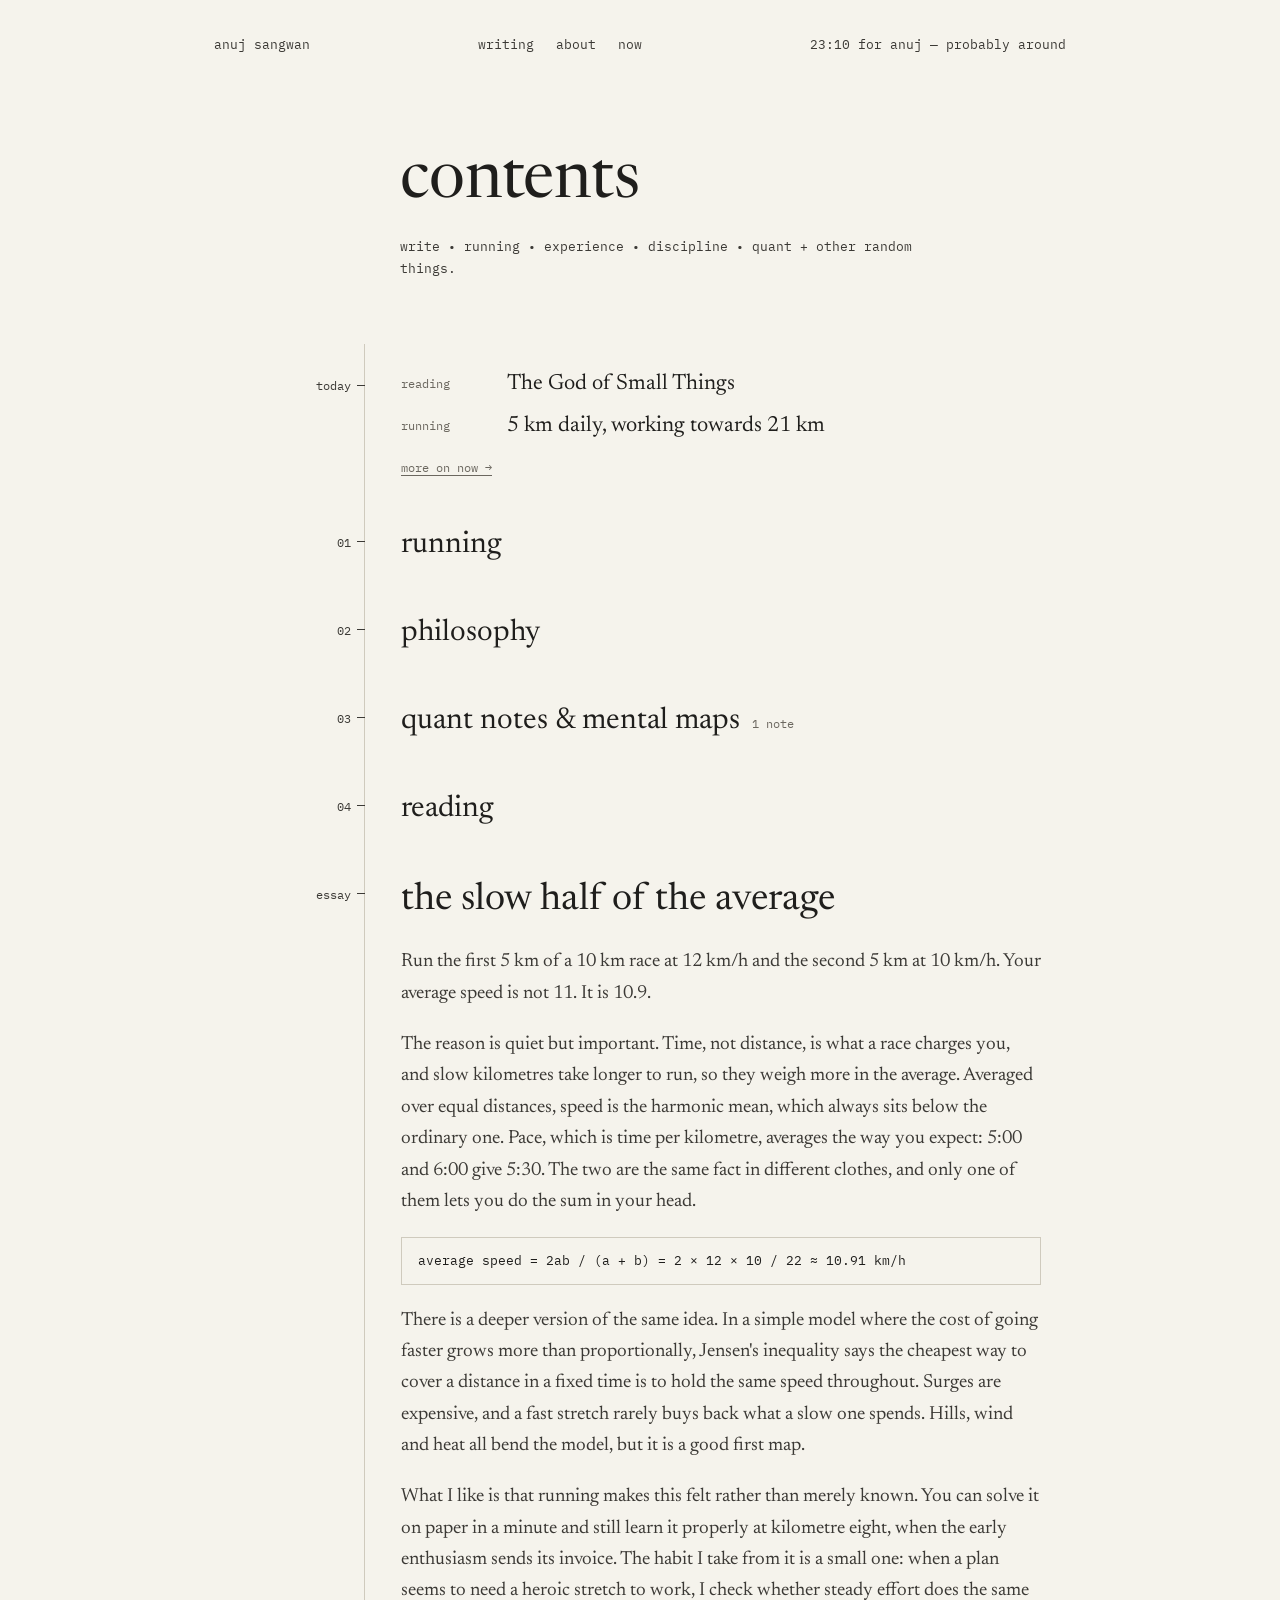
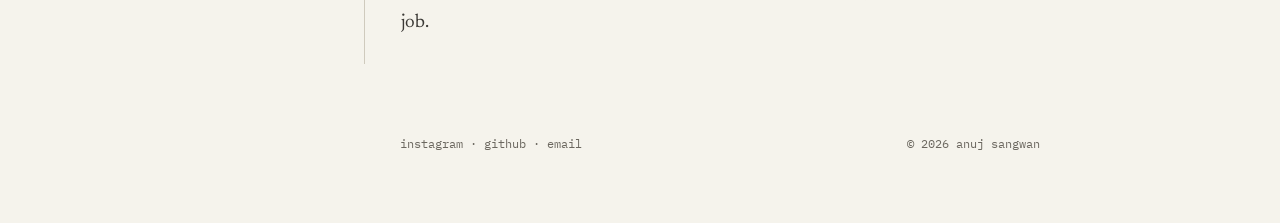
<file: index.html>
<!doctype html>
<html lang="en">
<head>
<meta charset="utf-8">
<meta name="viewport" content="width=device-width, initial-scale=1">
<title>anuj sangwan</title>
<meta name="description" content="Anuj Sangwan: writing, running, experience, discipline, quant and other random things.">
<link rel="preconnect" href="https://fonts.googleapis.com">
<link rel="preconnect" href="https://fonts.gstatic.com" crossorigin>
<link rel="stylesheet" href="https://fonts.googleapis.com/css2?family=IBM+Plex+Mono&family=Newsreader:opsz,wght@6..72,400;6..72,500&display=swap">
<link rel="stylesheet" href="home.css">
</head>
<body>
<div class="page">

  <header class="top">
    <a href="index.html">anuj sangwan</a>
    <nav aria-label="Main">
      <a href="blog/">writing</a>
      <a href="about/">about</a>
      <a href="now/">now</a>
    </nav>
    <span id="clock">for anuj — probably around</span>
  </header>

  <div class="intro">
    <h1>contents</h1>
    <p class="lede">write • running • experience • discipline • quant + other random things.</p>
  </div>

  <main class="timeline">

    <section class="entry" aria-label="Now">
      <span class="when">today</span>
      <dl class="now">
        <dt>reading</dt><dd>The God of Small Things</dd>
        <dt>running</dt><dd>5 km daily, working towards 21 km</dd>
      </dl>
      <p class="more"><a href="now/">more on now →</a></p>
    </section>

    <section class="entry">
      <span class="when">01</span>
      <a href="#" class="name">running</a>
    </section>
    <section class="entry">
      <span class="when">02</span>
      <a href="#" class="name">philosophy</a>
    </section>
    <section class="entry">
      <span class="when">03</span>
      <a href="trapezium-diagonals.html" class="name">quant notes &amp; mental maps</a><span class="meta">1 note</span>
    </section>
    <section class="entry">
      <span class="when">04</span>
      <a href="#" class="name">reading</a>
    </section>

    <article class="entry essay">
      <span class="when">essay</span>
      <h2>the slow half of the average</h2>
      <div class="prose">
        <p>Run the first 5 km of a 10 km race at 12 km/h and the second 5 km at 10 km/h. Your average speed is not 11. It is 10.9.</p>
        <p>The reason is quiet but important. Time, not distance, is what a race charges you, and slow kilometres take longer to run, so they weigh more in the average. Averaged over equal distances, speed is the harmonic mean, which always sits below the ordinary one. Pace, which is time per kilometre, averages the way you expect: 5:00 and 6:00 give 5:30. The two are the same fact in different clothes, and only one of them lets you do the sum in your head.</p>
        <p class="formula">average speed = 2ab / (a + b) = 2 × 12 × 10 / 22 ≈ 10.91 km/h</p>
        <p>There is a deeper version of the same idea. In a simple model where the cost of going faster grows more than proportionally, Jensen's inequality says the cheapest way to cover a distance in a fixed time is to hold the same speed throughout. Surges are expensive, and a fast stretch rarely buys back what a slow one spends. Hills, wind and heat all bend the model, but it is a good first map.</p>
        <p>What I like is that running makes this felt rather than merely known. You can solve it on paper in a minute and still learn it properly at kilometre eight, when the early enthusiasm sends its invoice. The habit I take from it is a small one: when a plan seems to need a heroic stretch to work, I check whether steady effort does the same job.</p>
      </div>
    </article>

  </main>

  <footer class="foot">
    <span><a href="https://www.instagram.com/anuj_191025/">instagram</a> · <a href="https://github.com/keepitanuj">github</a> · <a href="mailto:anujsangwan4578@gmail.com">email</a></span>
    <span>© 2026 anuj sangwan</span>
  </footer>

</div>
<script>
/* Shows the current time in India, like "14:40 for anuj — probably around".
   To change the time zone, replace Asia/Kolkata. */
(function(){
  var el=document.getElementById('clock');
  if(!el||!window.Intl)return;
  function tick(){
    try{
      var t=new Date().toLocaleTimeString('en-GB',{hour:'2-digit',minute:'2-digit',timeZone:'Asia/Kolkata'});
      el.textContent=t+' for anuj — probably around';
    }catch(e){}
  }
  tick();setInterval(tick,30000);
})();
</script>
</body>
</html>
</file>
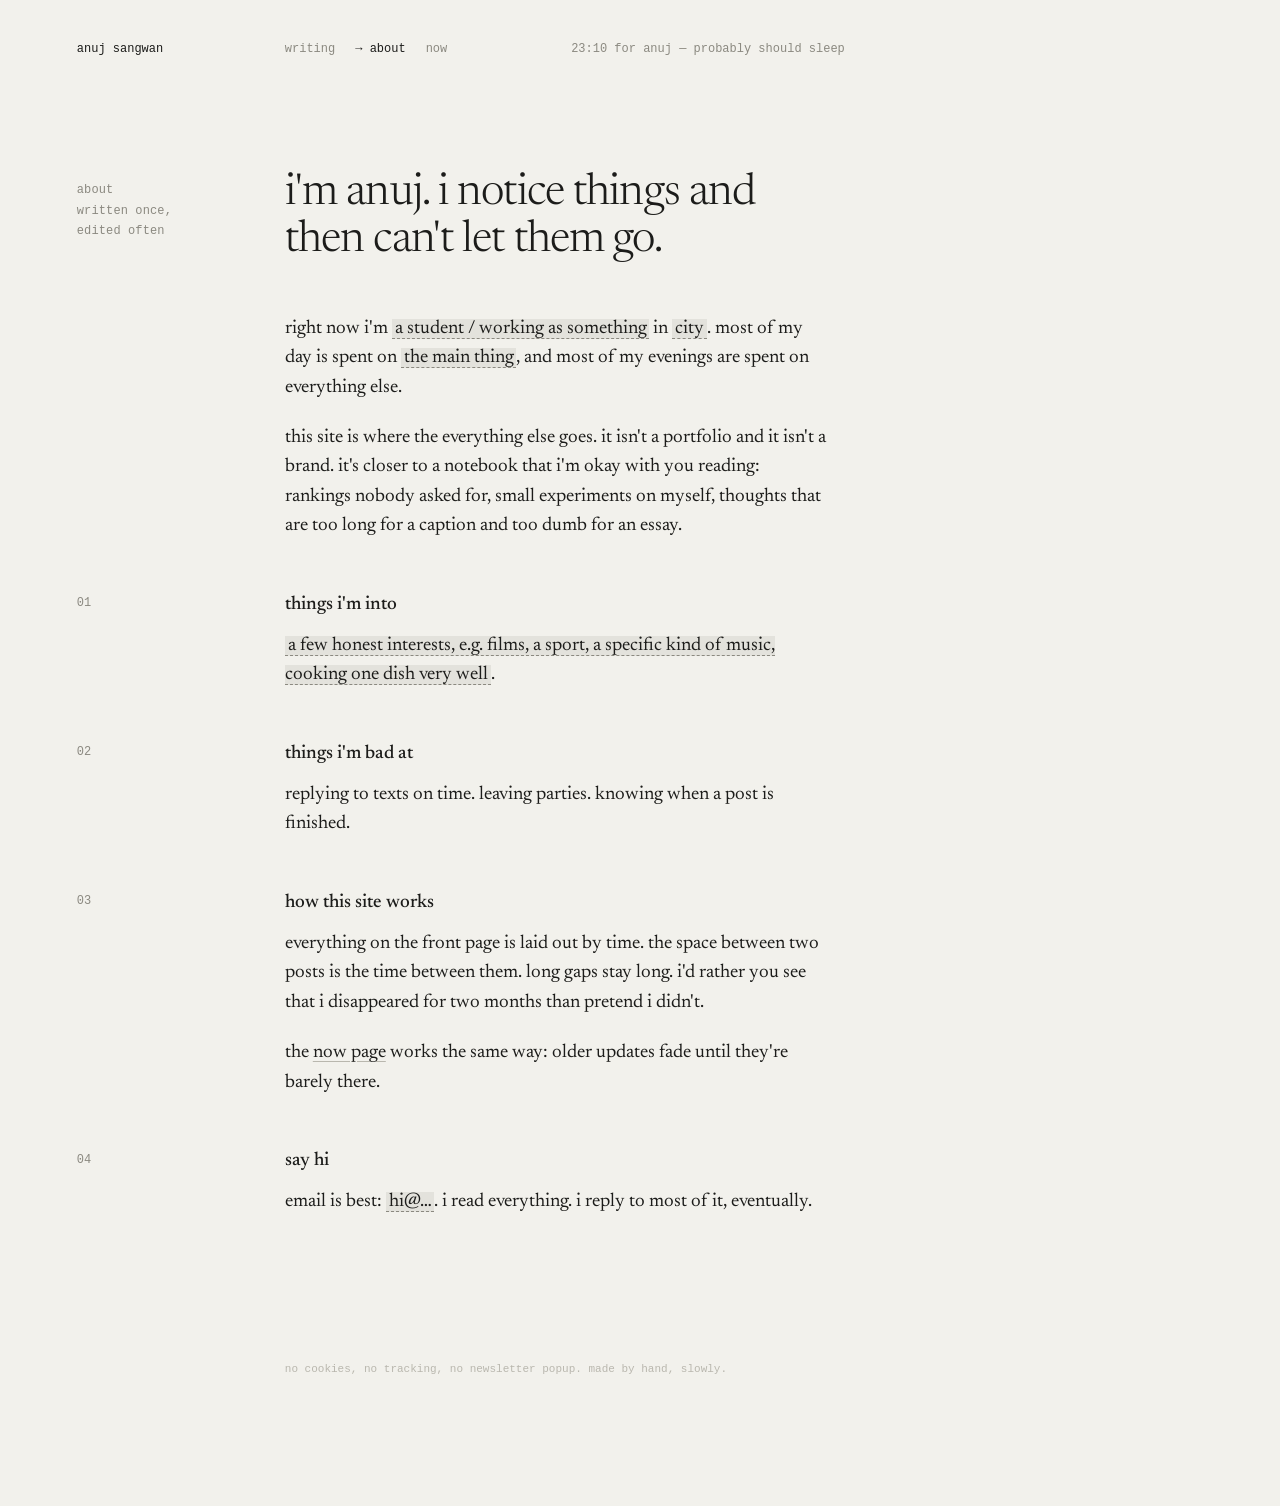
<file: about/index.html>
<!doctype html>
<html lang="en">
<head>
<meta charset="utf-8">
<meta name="viewport" content="width=device-width, initial-scale=1">
<title>about — anuj sangwan</title>
<meta name="description" content="anuj sangwan writes about random things.">
<link rel="preconnect" href="https://fonts.googleapis.com">
<link rel="preconnect" href="https://fonts.gstatic.com" crossorigin>
<link rel="stylesheet" href="https://fonts.googleapis.com/css2?family=Newsreader:ital,opsz,wght@0,6..72,300..600;1,6..72,300..600&display=swap">
<link rel="stylesheet" href="../assets/style.css">
</head>
<body>
<header class="bar">
  <a class="home" href="../">anuj sangwan</a>
  <nav><a href="../blog/">writing</a><a href="../about/" aria-current="page">about</a><a href="../now/">now</a></nav>
  <span class="clock" data-clock></span>
</header>
<main>
<article class="page">
  <div class="lede"><span class="meta">about<br>written once,<br>edited often</span>
  <h1>i'm anuj. i notice things and then can't let them go.</h1></div>
  <div class="prose">
    <p>right now i'm <span class="ph">a student / working as something</span> in <span class="ph">city</span>. most of my day is spent on <span class="ph">the main thing</span>, and most of my evenings are spent on everything else.</p>
    <p>this site is where the everything else goes. it isn't a portfolio and it isn't a brand. it's closer to a notebook that i'm okay with you reading: rankings nobody asked for, small experiments on myself, thoughts that are too long for a caption and too dumb for an essay.</p>

    <h2><span class="n">01</span>things i'm into</h2>
    <p><span class="ph">a few honest interests, e.g. films, a sport, a specific kind of music, cooking one dish very well</span>.</p>

    <h2><span class="n">02</span>things i'm bad at</h2>
    <p>replying to texts on time. leaving parties. knowing when a post is finished.</p>

    <h2><span class="n">03</span>how this site works</h2>
    <p>everything on the front page is laid out by time. the space between two posts is the time between them. long gaps stay long. i'd rather you see that i disappeared for two months than pretend i didn't.</p>
    <p>the <a href="../now/">now page</a> works the same way: older updates fade until they're barely there.</p>

    <h2><span class="n">04</span>say hi</h2>
    <p>email is best: <span class="ph">hi@…</span>. i read everything. i reply to most of it, eventually.</p>
  </div>
</article>
</main>
<footer class="foot">no cookies, no tracking, no newsletter popup. made by hand, slowly.</footer>
<script src="../assets/site.js"></script>
</body>
</html>
</file>
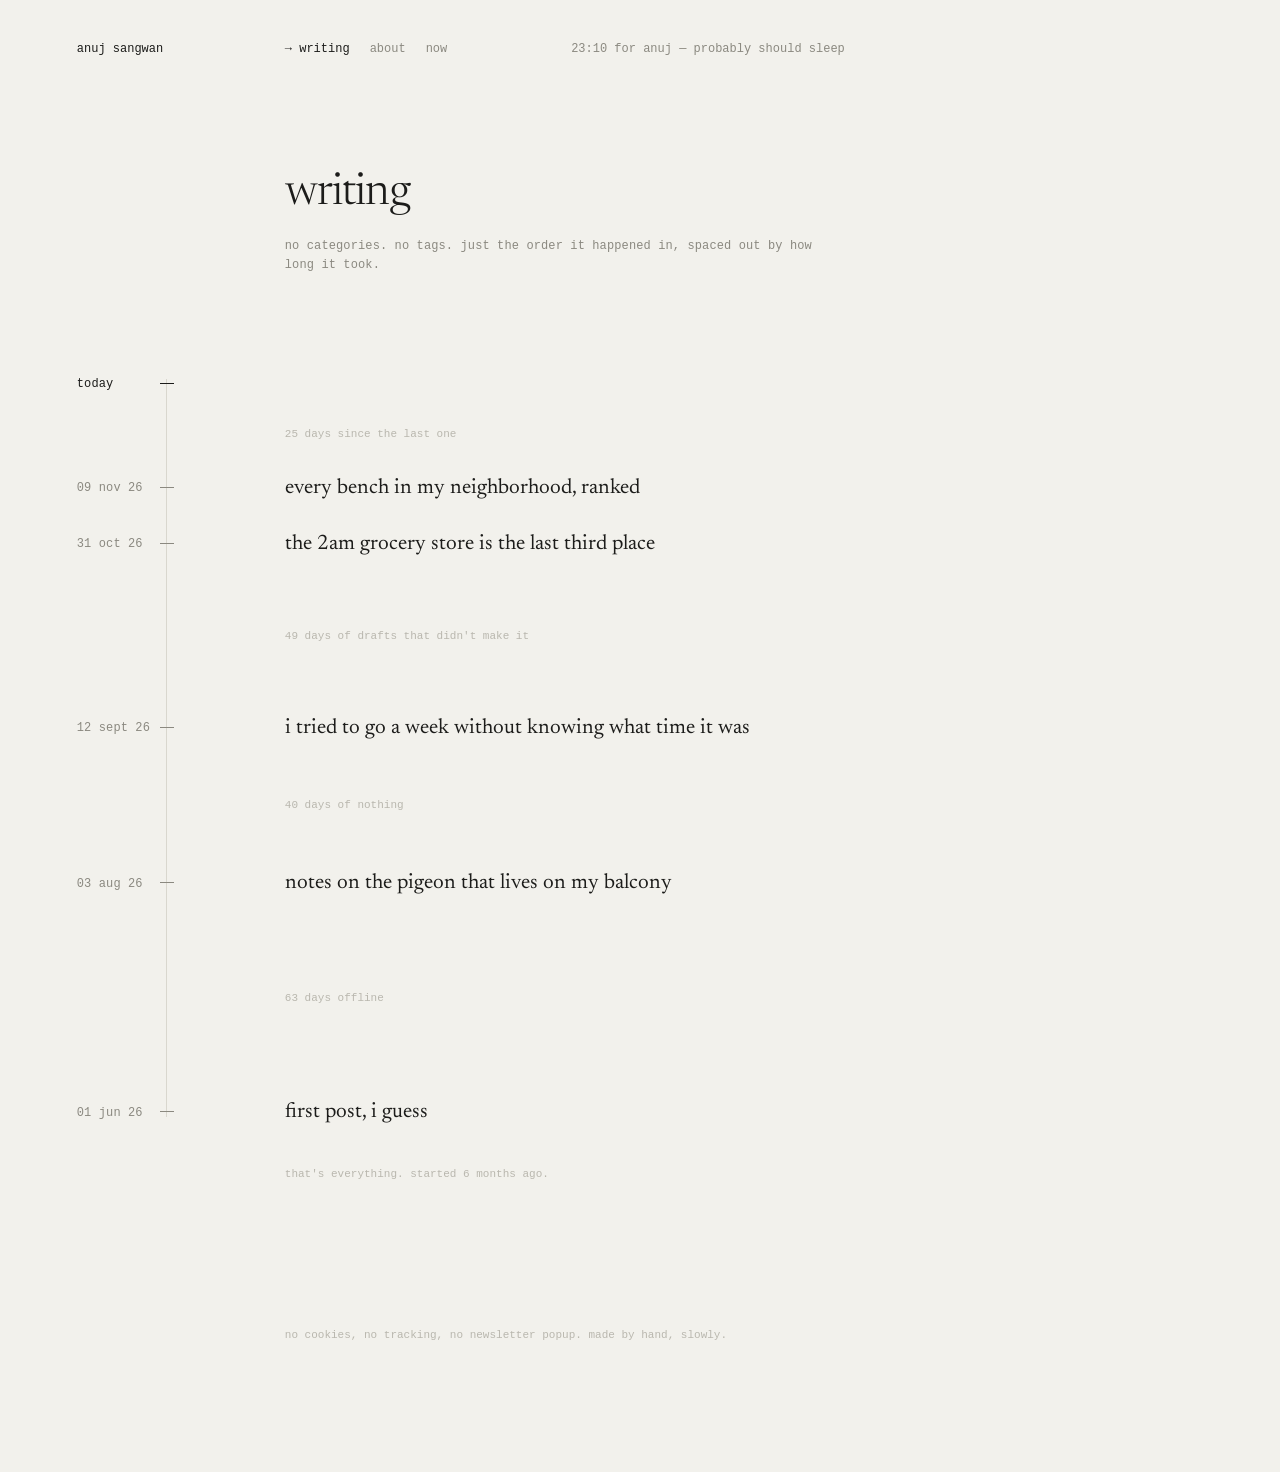
<file: blog/index.html>
<!doctype html>
<html lang="en">
<head>
<meta charset="utf-8">
<meta name="viewport" content="width=device-width, initial-scale=1">
<title>writing — anuj sangwan</title>
<meta name="description" content="anuj sangwan writes about random things.">
<link rel="preconnect" href="https://fonts.googleapis.com">
<link rel="preconnect" href="https://fonts.gstatic.com" crossorigin>
<link rel="stylesheet" href="https://fonts.googleapis.com/css2?family=Newsreader:ital,opsz,wght@0,6..72,300..600;1,6..72,300..600&display=swap">
<link rel="stylesheet" href="../assets/style.css">
</head>
<body>
<header class="bar">
  <a class="home" href="../">anuj sangwan</a>
  <nav><a href="../blog/" aria-current="page">writing</a><a href="../about/">about</a><a href="../now/">now</a></nav>
  <span class="clock" data-clock></span>
</header>
<main>
<div class="page">
  <h1>writing</h1>
  <p class="mono" style="margin:-1.8rem 0 6rem">no categories. no tags. just the order it happened in, spaced out by how long it took.</p>
</div>
<ol class="timeline" data-timeline></ol>
<p class="timeline-end"></p>
</main>
<footer class="foot">no cookies, no tracking, no newsletter popup. made by hand, slowly.</footer>
<script src="../assets/site.js"></script>
</body>
</html>
</file>
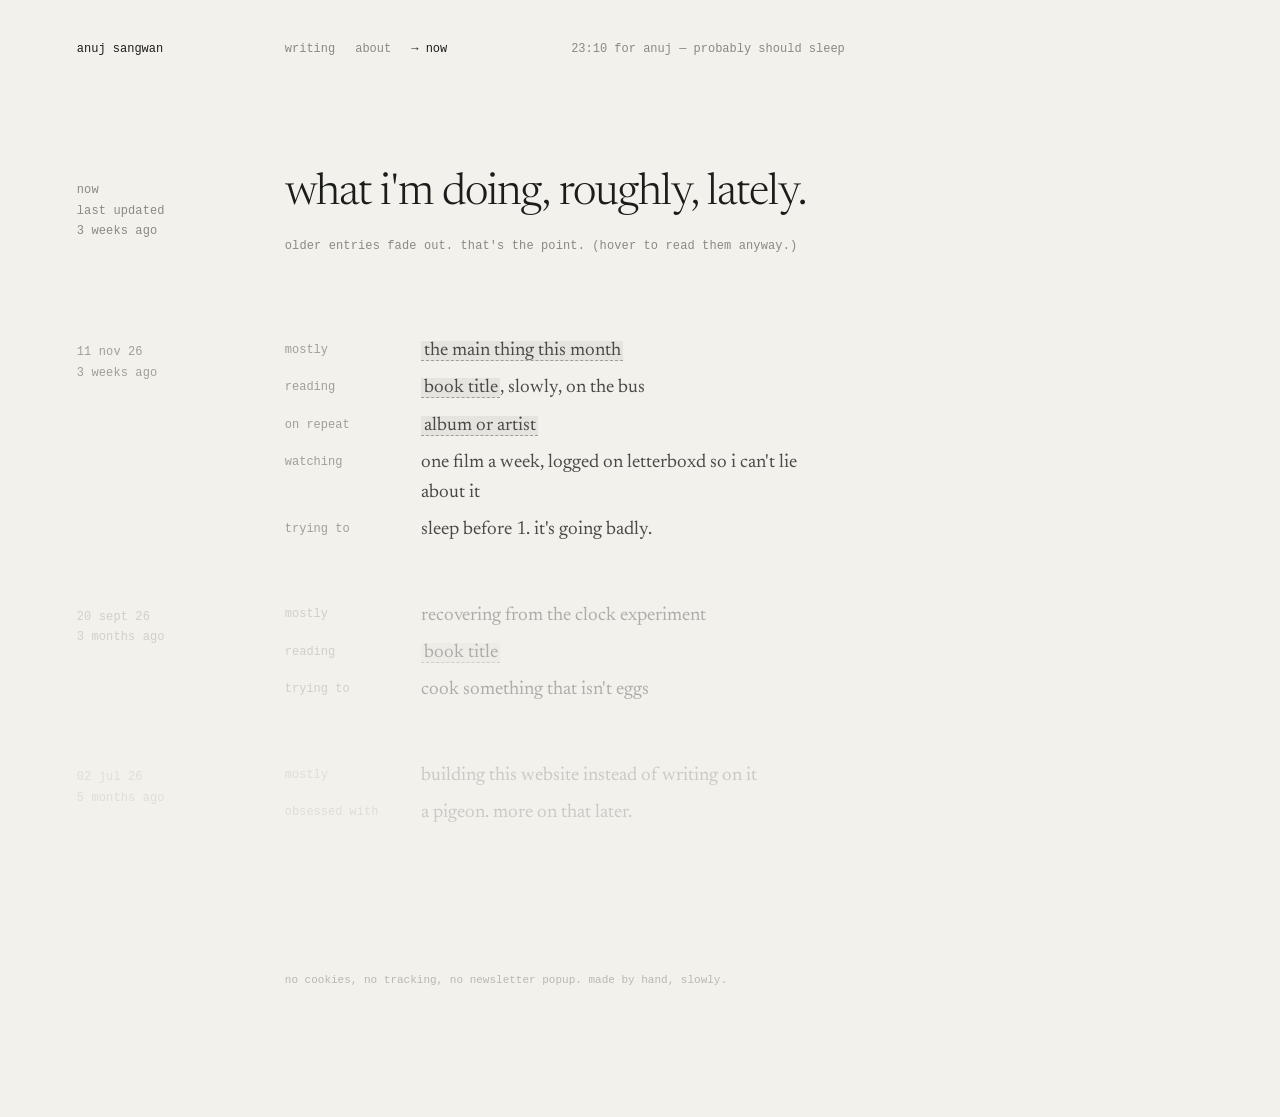
<file: now/index.html>
<!doctype html>
<html lang="en">
<head>
<meta charset="utf-8">
<meta name="viewport" content="width=device-width, initial-scale=1">
<title>now — anuj sangwan</title>
<meta name="description" content="anuj sangwan writes about random things.">
<link rel="preconnect" href="https://fonts.googleapis.com">
<link rel="preconnect" href="https://fonts.gstatic.com" crossorigin>
<link rel="stylesheet" href="https://fonts.googleapis.com/css2?family=Newsreader:ital,opsz,wght@0,6..72,300..600;1,6..72,300..600&display=swap">
<link rel="stylesheet" href="../assets/style.css">
</head>
<body>
<header class="bar">
  <a class="home" href="../">anuj sangwan</a>
  <nav><a href="../blog/">writing</a><a href="../about/">about</a><a href="../now/" aria-current="page">now</a></nav>
  <span class="clock" data-clock></span>
</header>
<main>
<article class="page">
  <div class="lede"><span class="meta">now<br>last updated<br><span data-updated></span></span>
  <h1>what i'm doing, roughly, lately.</h1></div>
  <p class="mono" style="margin:-1.8rem 0 5rem">older entries fade out. that's the point. (hover to read them anyway.)</p>
  <ol class="log" data-now>
    <li>
      <time datetime="2026-11-11"></time>
      <dl>
        <dt>mostly</dt><dd><span class="ph">the main thing this month</span></dd>
        <dt>reading</dt><dd><span class="ph">book title</span>, slowly, on the bus</dd>
        <dt>on repeat</dt><dd><span class="ph">album or artist</span></dd>
        <dt>watching</dt><dd>one film a week, logged on letterboxd so i can't lie about it</dd>
        <dt>trying to</dt><dd>sleep before 1. it's going badly.</dd>
      </dl>
    </li>
    <li>
      <time datetime="2026-09-20"></time>
      <dl>
        <dt>mostly</dt><dd>recovering from the clock experiment</dd>
        <dt>reading</dt><dd><span class="ph">book title</span></dd>
        <dt>trying to</dt><dd>cook something that isn't eggs</dd>
      </dl>
    </li>
    <li>
      <time datetime="2026-07-02"></time>
      <dl>
        <dt>mostly</dt><dd>building this website instead of writing on it</dd>
        <dt>obsessed with</dt><dd>a pigeon. more on that later.</dd>
      </dl>
    </li>
  </ol>
</article>
</main>
<footer class="foot">no cookies, no tracking, no newsletter popup. made by hand, slowly.</footer>
<script src="../assets/site.js"></script>
</body>
</html>
</file>
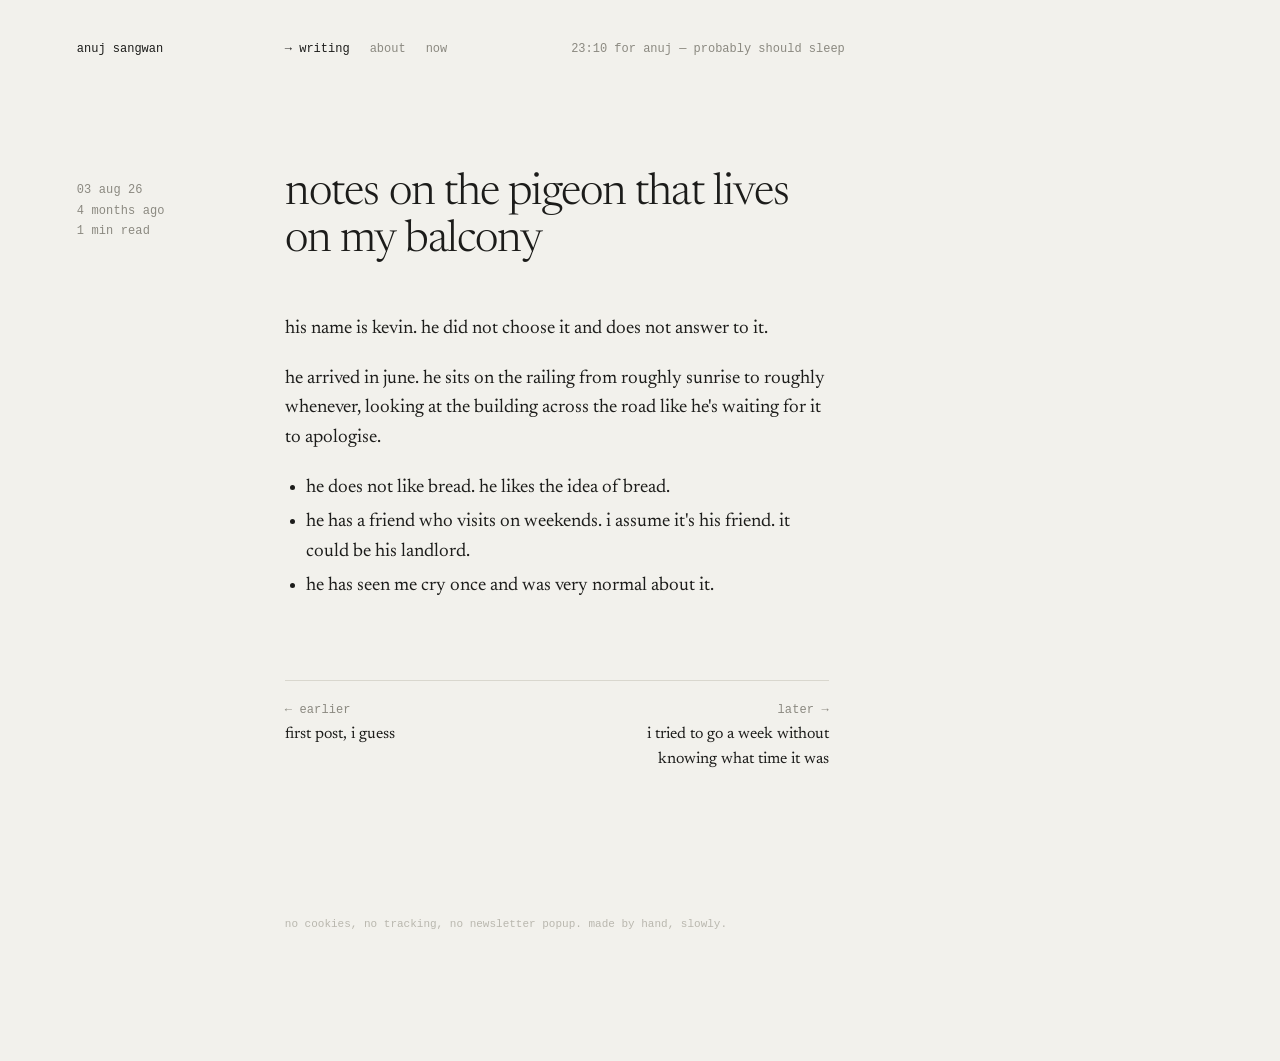
<file: blog/a-pigeon-lives-on-my-balcony/index.html>
<!doctype html>
<html lang="en">
<head>
<meta charset="utf-8">
<meta name="viewport" content="width=device-width, initial-scale=1">
<title>notes on the pigeon that lives on my balcony — anuj sangwan</title>
<meta name="description" content="anuj sangwan writes about random things.">
<link rel="preconnect" href="https://fonts.googleapis.com">
<link rel="preconnect" href="https://fonts.gstatic.com" crossorigin>
<link rel="stylesheet" href="https://fonts.googleapis.com/css2?family=Newsreader:ital,opsz,wght@0,6..72,300..600;1,6..72,300..600&display=swap">
<link rel="stylesheet" href="../../assets/style.css">
</head>
<body>
<header class="bar">
  <a class="home" href="../../">anuj sangwan</a>
  <nav><a href="../../blog/" aria-current="page">writing</a><a href="../../about/">about</a><a href="../../now/">now</a></nav>
  <span class="clock" data-clock></span>
</header>
<main>
<article class="page" data-post="a-pigeon-lives-on-my-balcony">
  <div class="lede"><span class="meta"></span>
  <h1>notes on the pigeon that lives on my balcony</h1></div>
  <div class="prose">
<p>his name is kevin. he did not choose it and does not answer to it.</p>
<p>he arrived in june. he sits on the railing from roughly sunrise to roughly whenever, looking at the building across the road like he's waiting for it to apologise.</p>
<ul>
  <li>he does not like bread. he likes the idea of bread.</li>
  <li>he has a friend who visits on weekends. i assume it's his friend. it could be his landlord.</li>
  <li>he has seen me cry once and was very normal about it.</li>
</ul>
  </div>
</article>
</main>
<footer class="foot">no cookies, no tracking, no newsletter popup. made by hand, slowly.</footer>
<script src="../../assets/site.js"></script>
</body>
</html>
</file>
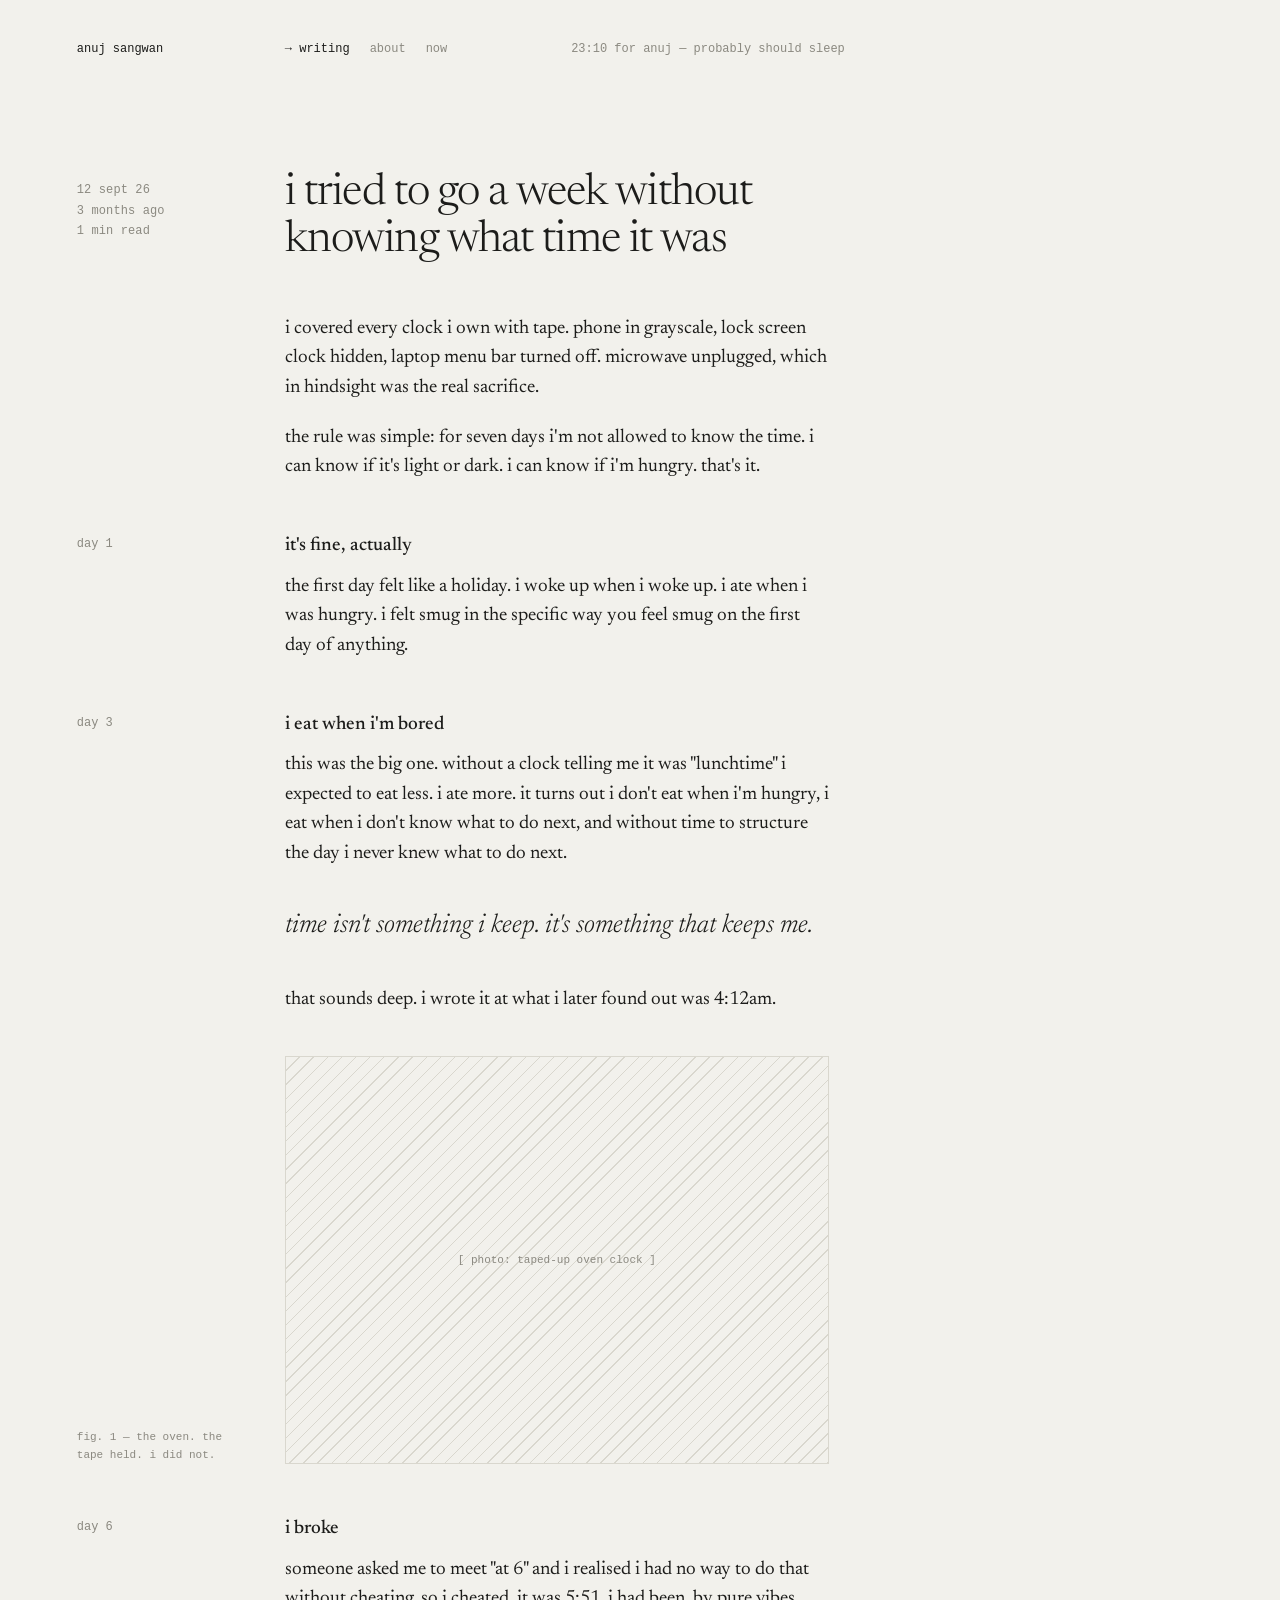
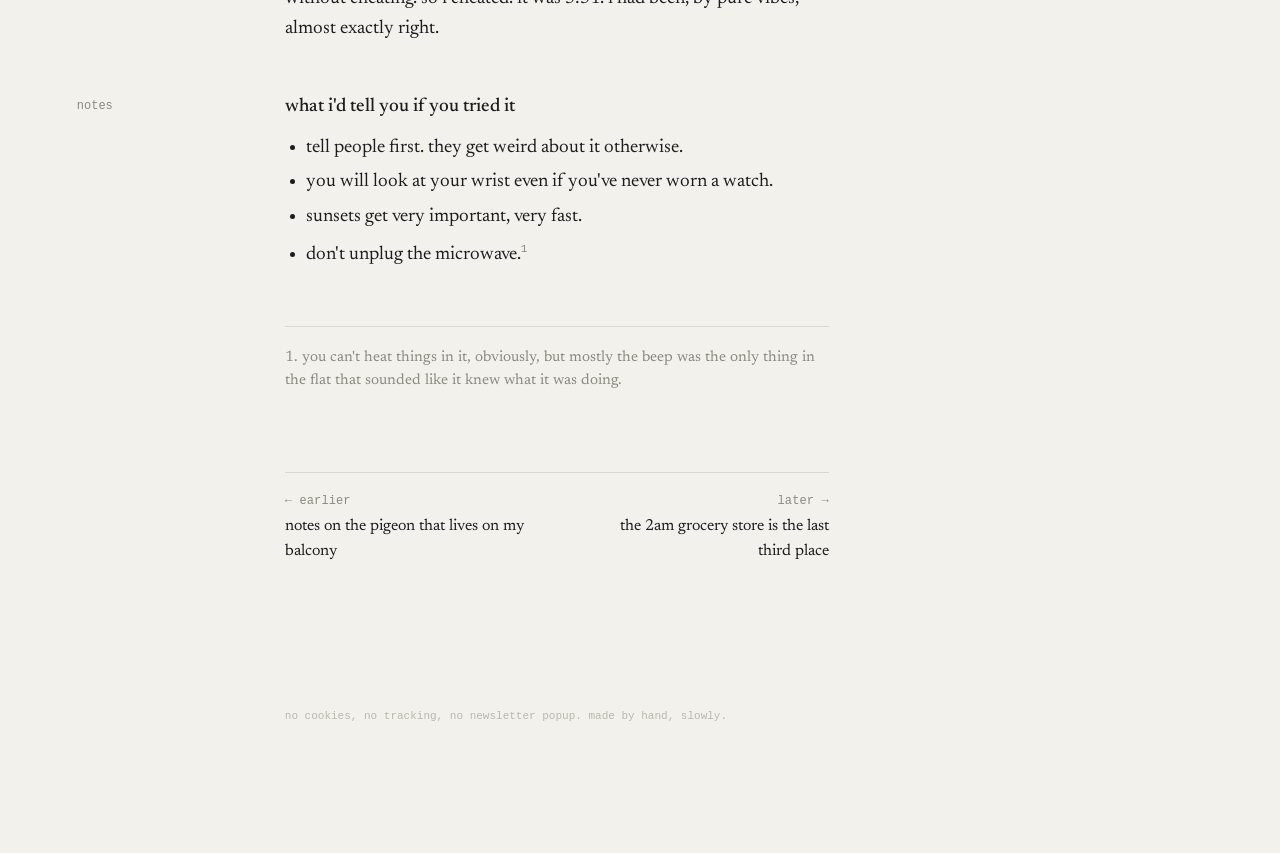
<file: blog/a-week-without-knowing-the-time/index.html>
<!doctype html>
<html lang="en">
<head>
<meta charset="utf-8">
<meta name="viewport" content="width=device-width, initial-scale=1">
<title>i tried to go a week without knowing what time it was — anuj sangwan</title>
<meta name="description" content="anuj sangwan writes about random things.">
<link rel="preconnect" href="https://fonts.googleapis.com">
<link rel="preconnect" href="https://fonts.gstatic.com" crossorigin>
<link rel="stylesheet" href="https://fonts.googleapis.com/css2?family=Newsreader:ital,opsz,wght@0,6..72,300..600;1,6..72,300..600&display=swap">
<link rel="stylesheet" href="../../assets/style.css">
</head>
<body>
<header class="bar">
  <a class="home" href="../../">anuj sangwan</a>
  <nav><a href="../../blog/" aria-current="page">writing</a><a href="../../about/">about</a><a href="../../now/">now</a></nav>
  <span class="clock" data-clock></span>
</header>
<main>
<article class="page" data-post="a-week-without-knowing-the-time">
  <div class="lede"><span class="meta"></span>
  <h1>i tried to go a week without knowing what time it was</h1></div>
  <div class="prose">
<p>i covered every clock i own with tape. phone in grayscale, lock screen clock hidden, laptop menu bar turned off. microwave unplugged, which in hindsight was the real sacrifice.</p>
<p>the rule was simple: for seven days i'm not allowed to know the time. i can know if it's light or dark. i can know if i'm hungry. that's it.</p>

<h2><span class="n">day 1</span>it's fine, actually</h2>
<p>the first day felt like a holiday. i woke up when i woke up. i ate when i was hungry. i felt smug in the specific way you feel smug on the first day of anything.</p>

<h2><span class="n">day 3</span>i eat when i'm bored</h2>
<p>this was the big one. without a clock telling me it was "lunchtime" i expected to eat less. i ate more. it turns out i don't eat when i'm hungry, i eat when i don't know what to do next, and without time to structure the day i never knew what to do next.</p>

<blockquote>time isn't something i keep. it's something that keeps me.</blockquote>

<p>that sounds deep. i wrote it at what i later found out was 4:12am.</p>

<figure>
  <div class="img">[ photo: taped-up oven clock ]</div>
  <figcaption>fig. 1 — the oven. the tape held. i did not.</figcaption>
</figure>

<h2><span class="n">day 6</span>i broke</h2>
<p>someone asked me to meet "at 6" and i realised i had no way to do that without cheating. so i cheated. it was 5:51. i had been, by pure vibes, almost exactly right.</p>

<h2><span class="n">notes</span>what i'd tell you if you tried it</h2>
<ul>
  <li>tell people first. they get weird about it otherwise.</li>
  <li>you will look at your wrist even if you've never worn a watch.</li>
  <li>sunsets get very important, very fast.</li>
  <li>don't unplug the microwave.<sup><a href="#n1">1</a></sup></li>
</ul>

<div class="notes">
  <p id="n1">1. you can't heat things in it, obviously, but mostly the beep was the only thing in the flat that sounded like it knew what it was doing.</p>
</div>
  </div>
</article>
</main>
<footer class="foot">no cookies, no tracking, no newsletter popup. made by hand, slowly.</footer>
<script src="../../assets/site.js"></script>
</body>
</html>
</file>
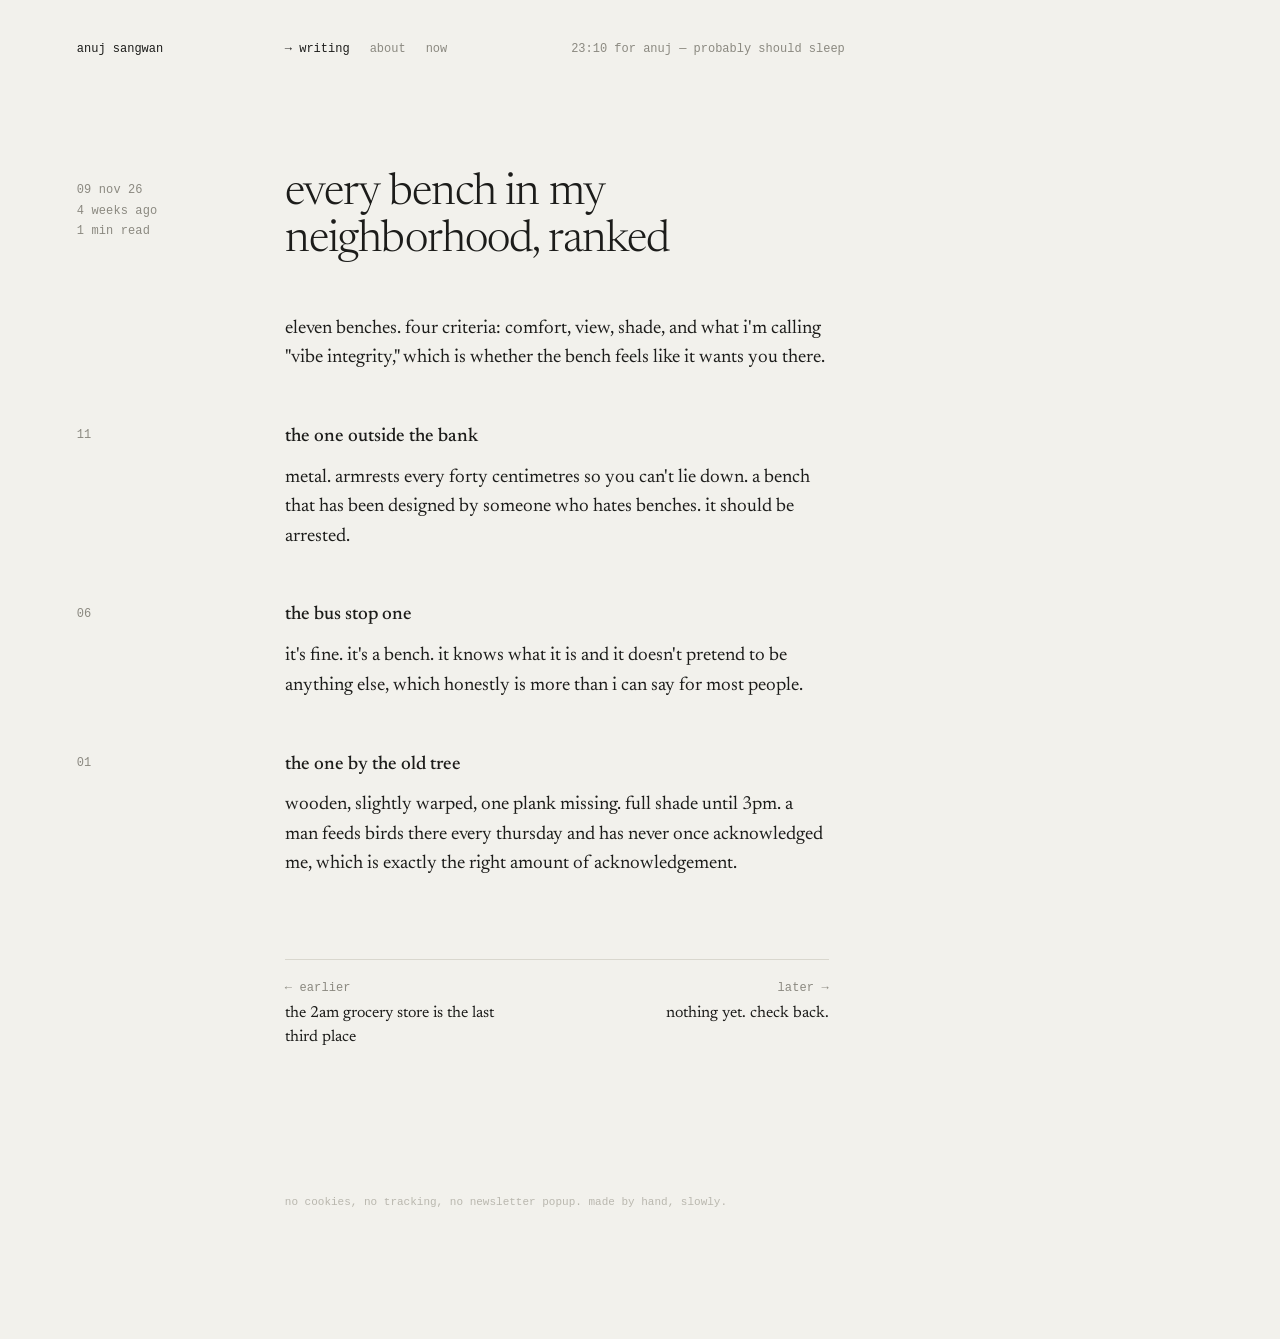
<file: blog/every-bench-in-my-neighborhood-ranked/index.html>
<!doctype html>
<html lang="en">
<head>
<meta charset="utf-8">
<meta name="viewport" content="width=device-width, initial-scale=1">
<title>every bench in my neighborhood, ranked — anuj sangwan</title>
<meta name="description" content="anuj sangwan writes about random things.">
<link rel="preconnect" href="https://fonts.googleapis.com">
<link rel="preconnect" href="https://fonts.gstatic.com" crossorigin>
<link rel="stylesheet" href="https://fonts.googleapis.com/css2?family=Newsreader:ital,opsz,wght@0,6..72,300..600;1,6..72,300..600&display=swap">
<link rel="stylesheet" href="../../assets/style.css">
</head>
<body>
<header class="bar">
  <a class="home" href="../../">anuj sangwan</a>
  <nav><a href="../../blog/" aria-current="page">writing</a><a href="../../about/">about</a><a href="../../now/">now</a></nav>
  <span class="clock" data-clock></span>
</header>
<main>
<article class="page" data-post="every-bench-in-my-neighborhood-ranked">
  <div class="lede"><span class="meta"></span>
  <h1>every bench in my neighborhood, ranked</h1></div>
  <div class="prose">
<p>eleven benches. four criteria: comfort, view, shade, and what i'm calling "vibe integrity," which is whether the bench feels like it wants you there.</p>
<h2><span class="n">11</span>the one outside the bank</h2>
<p>metal. armrests every forty centimetres so you can't lie down. a bench that has been designed by someone who hates benches. it should be arrested.</p>
<h2><span class="n">06</span>the bus stop one</h2>
<p>it's fine. it's a bench. it knows what it is and it doesn't pretend to be anything else, which honestly is more than i can say for most people.</p>
<h2><span class="n">01</span>the one by the old tree</h2>
<p>wooden, slightly warped, one plank missing. full shade until 3pm. a man feeds birds there every thursday and has never once acknowledged me, which is exactly the right amount of acknowledgement.</p>
  </div>
</article>
</main>
<footer class="foot">no cookies, no tracking, no newsletter popup. made by hand, slowly.</footer>
<script src="../../assets/site.js"></script>
</body>
</html>
</file>
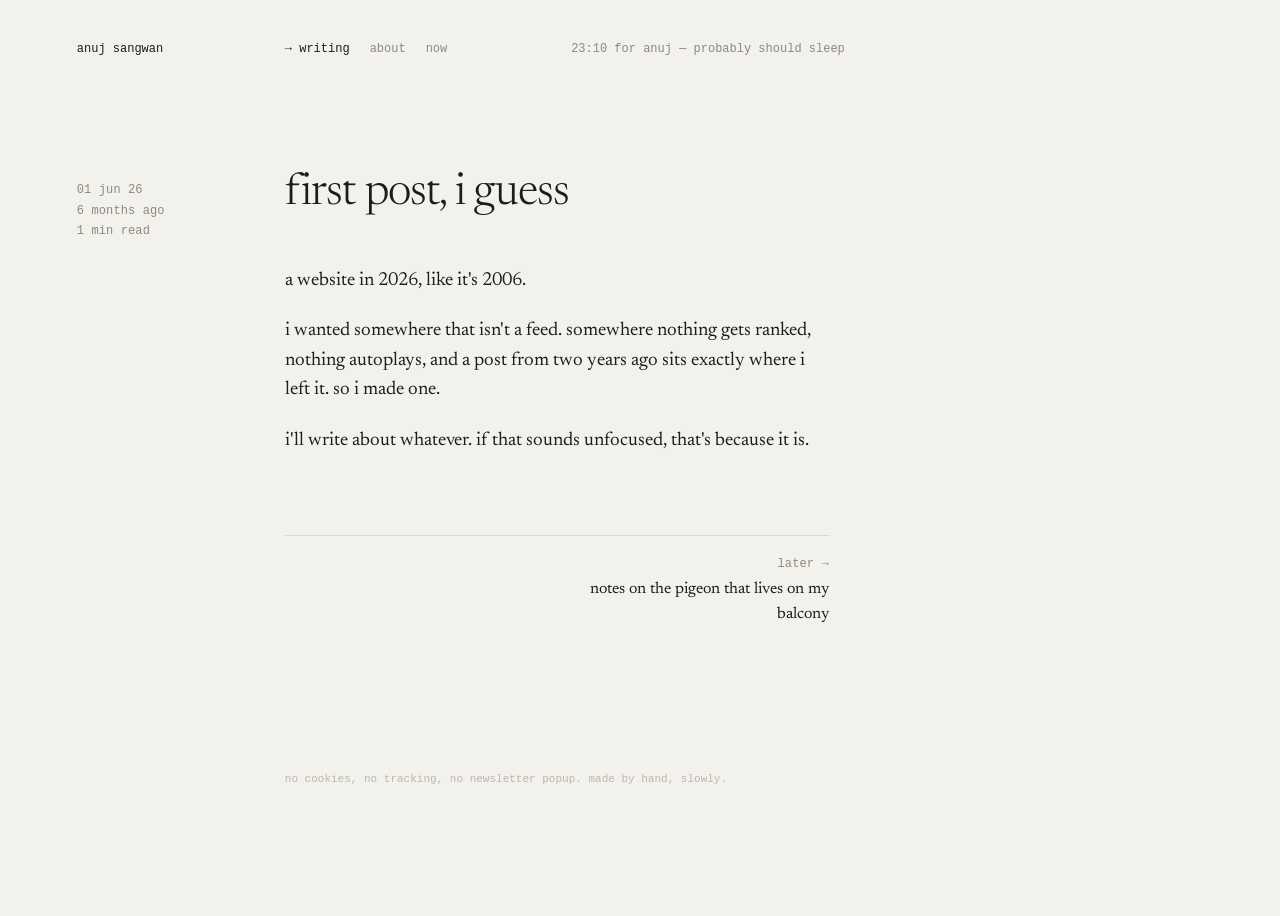
<file: blog/first-post-i-guess/index.html>
<!doctype html>
<html lang="en">
<head>
<meta charset="utf-8">
<meta name="viewport" content="width=device-width, initial-scale=1">
<title>first post, i guess — anuj sangwan</title>
<meta name="description" content="anuj sangwan writes about random things.">
<link rel="preconnect" href="https://fonts.googleapis.com">
<link rel="preconnect" href="https://fonts.gstatic.com" crossorigin>
<link rel="stylesheet" href="https://fonts.googleapis.com/css2?family=Newsreader:ital,opsz,wght@0,6..72,300..600;1,6..72,300..600&display=swap">
<link rel="stylesheet" href="../../assets/style.css">
</head>
<body>
<header class="bar">
  <a class="home" href="../../">anuj sangwan</a>
  <nav><a href="../../blog/" aria-current="page">writing</a><a href="../../about/">about</a><a href="../../now/">now</a></nav>
  <span class="clock" data-clock></span>
</header>
<main>
<article class="page" data-post="first-post-i-guess">
  <div class="lede"><span class="meta"></span>
  <h1>first post, i guess</h1></div>
  <div class="prose">
<p>a website in 2026, like it's 2006.</p>
<p>i wanted somewhere that isn't a feed. somewhere nothing gets ranked, nothing autoplays, and a post from two years ago sits exactly where i left it. so i made one.</p>
<p>i'll write about whatever. if that sounds unfocused, that's because it is.</p>
  </div>
</article>
</main>
<footer class="foot">no cookies, no tracking, no newsletter popup. made by hand, slowly.</footer>
<script src="../../assets/site.js"></script>
</body>
</html>
</file>
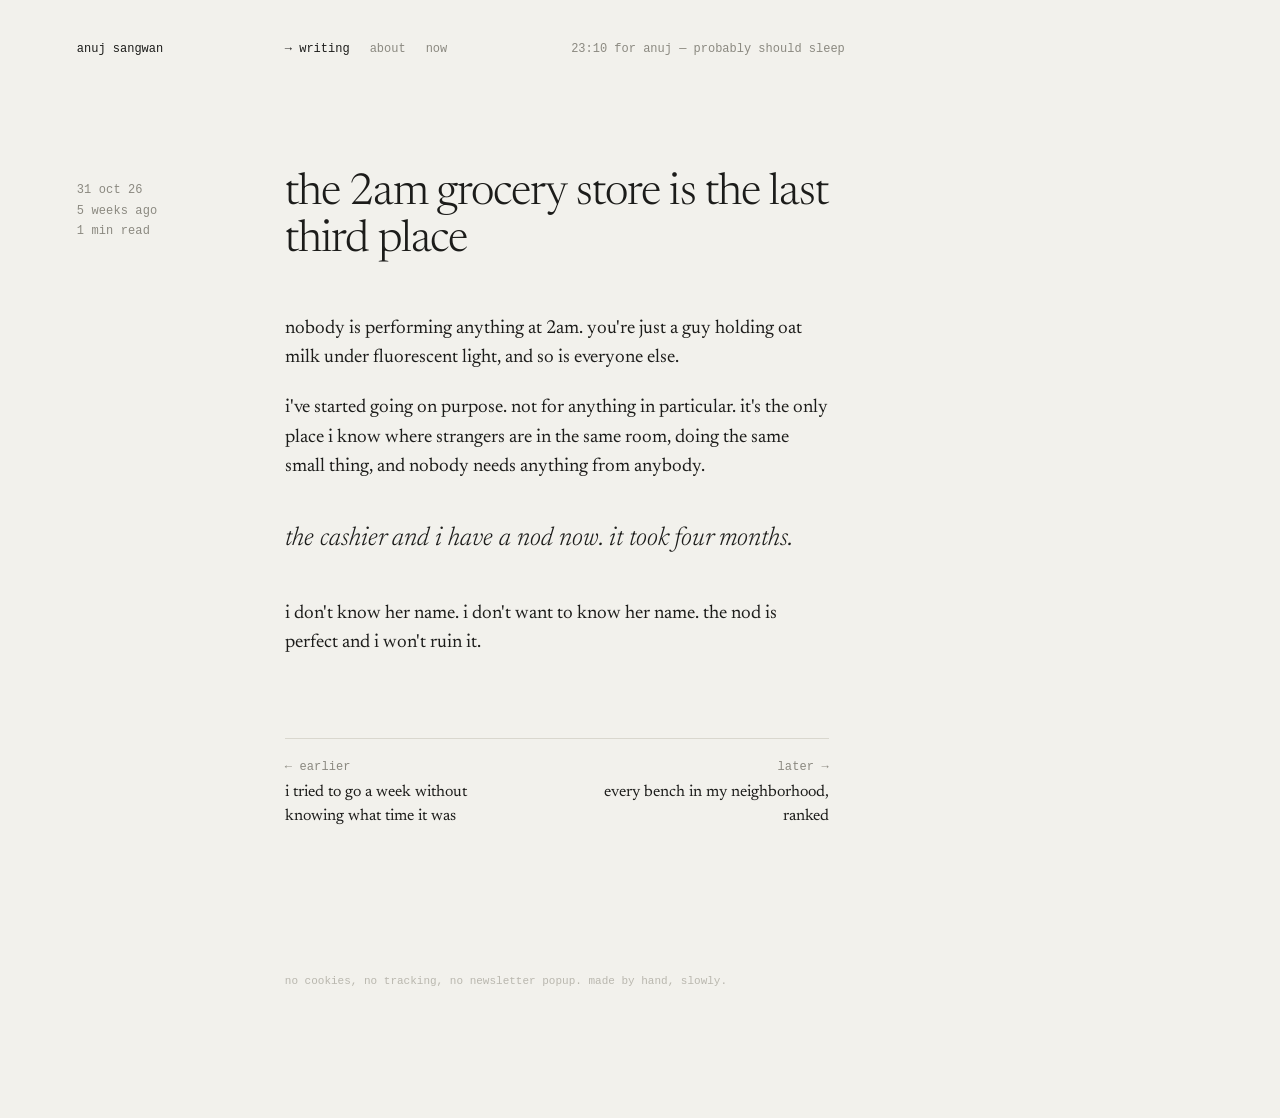
<file: blog/the-2am-grocery-store/index.html>
<!doctype html>
<html lang="en">
<head>
<meta charset="utf-8">
<meta name="viewport" content="width=device-width, initial-scale=1">
<title>the 2am grocery store is the last third place — anuj sangwan</title>
<meta name="description" content="anuj sangwan writes about random things.">
<link rel="preconnect" href="https://fonts.googleapis.com">
<link rel="preconnect" href="https://fonts.gstatic.com" crossorigin>
<link rel="stylesheet" href="https://fonts.googleapis.com/css2?family=Newsreader:ital,opsz,wght@0,6..72,300..600;1,6..72,300..600&display=swap">
<link rel="stylesheet" href="../../assets/style.css">
</head>
<body>
<header class="bar">
  <a class="home" href="../../">anuj sangwan</a>
  <nav><a href="../../blog/" aria-current="page">writing</a><a href="../../about/">about</a><a href="../../now/">now</a></nav>
  <span class="clock" data-clock></span>
</header>
<main>
<article class="page" data-post="the-2am-grocery-store">
  <div class="lede"><span class="meta"></span>
  <h1>the 2am grocery store is the last third place</h1></div>
  <div class="prose">
<p>nobody is performing anything at 2am. you're just a guy holding oat milk under fluorescent light, and so is everyone else.</p>
<p>i've started going on purpose. not for anything in particular. it's the only place i know where strangers are in the same room, doing the same small thing, and nobody needs anything from anybody.</p>
<blockquote>the cashier and i have a nod now. it took four months.</blockquote>
<p>i don't know her name. i don't want to know her name. the nod is perfect and i won't ruin it.</p>
  </div>
</article>
</main>
<footer class="foot">no cookies, no tracking, no newsletter popup. made by hand, slowly.</footer>
<script src="../../assets/site.js"></script>
</body>
</html>
</file>
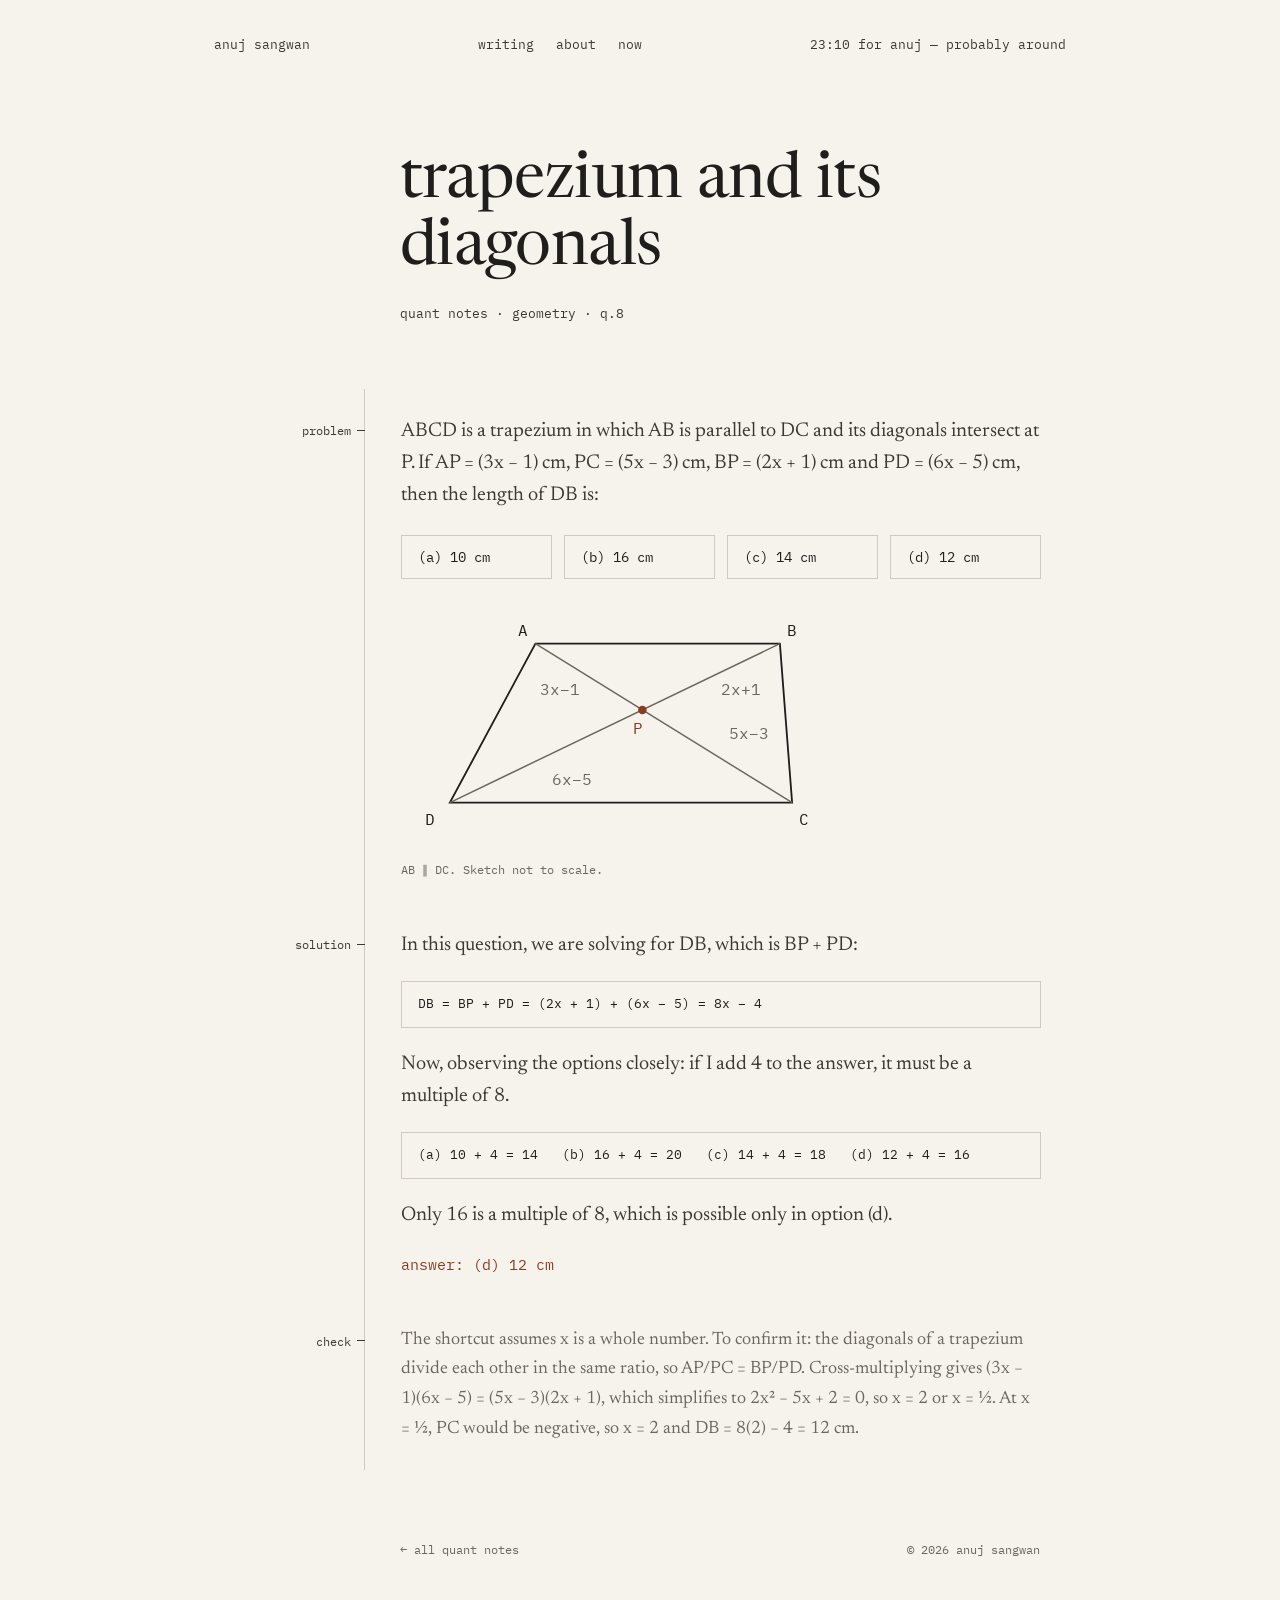
<file: trapezium-diagonals.html>
<!doctype html>
<html lang="en">
<head>
<meta charset="utf-8">
<meta name="viewport" content="width=device-width, initial-scale=1">
<title>trapezium and its diagonals · anuj sangwan</title>
<meta name="description" content="Quant note: a trapezium diagonal problem and a quick options-based solution.">
<link rel="preconnect" href="https://fonts.googleapis.com">
<link rel="preconnect" href="https://fonts.gstatic.com" crossorigin>
<link rel="stylesheet" href="https://fonts.googleapis.com/css2?family=IBM+Plex+Mono&family=Newsreader:opsz,wght@6..72,400;6..72,500&display=swap">
<style>
/* Home page: light paper style with a left-hand timeline */
:root{
  --bg:#F5F3EC; --ink:#1F1E1C; --soft:#3B3935; --muted:#6B675F;
  --line:#CFCABD; --accent:#8A3B24;
  --serif:Newsreader,Georgia,serif;
  --mono:'IBM Plex Mono',ui-monospace,Menlo,monospace;
}
*{box-sizing:border-box}
html{color-scheme:light}
body{margin:0;background:var(--bg);color:var(--ink);font-family:var(--mono)}
a{color:inherit;text-decoration:none}
a:hover,a:focus-visible{color:var(--accent)}
.page{max-width:900px;margin:0 auto;padding:36px 24px 72px}

.top{display:flex;flex-wrap:wrap;gap:12px 40px;justify-content:space-between;font-size:13px;color:var(--soft)}
.top nav{display:flex;gap:22px}

.intro{margin:96px 0 64px 186px;max-width:640px}
h1{margin:0 0 20px;font-family:var(--serif);font-weight:400;font-size:clamp(44px,8vw,64px);line-height:1.05;letter-spacing:-.01em}
.lede{margin:0;font-size:13px;line-height:1.7;color:var(--soft);max-width:520px}

.timeline{margin-left:150px;max-width:677px;border-left:1px solid var(--line);padding-left:36px}
.entry{position:relative;padding:26px 0}
.when{position:absolute;top:34px;right:calc(100% + 50px);font-size:12px;color:var(--soft);white-space:nowrap}
.when::after{content:"";position:absolute;left:calc(100% + 6px);top:.55em;width:8px;border-top:1px solid var(--soft)}

.name{font-family:var(--serif);font-size:30px;line-height:1.2}
.meta{margin-left:12px;font-size:12px;color:var(--muted)}

.now{display:grid;grid-template-columns:90px 1fr;gap:12px 16px;margin:0}
.now dt{font-size:12px;color:var(--muted);padding-top:6px}
.now dd{margin:0;font-family:var(--serif);font-size:22px;line-height:1.35}
.more{margin:18px 0 0;font-size:12px;color:var(--muted)}
.more a{border-bottom:1px solid var(--muted)}

.essay h2{margin:0 0 24px;font-family:var(--serif);font-weight:400;font-size:clamp(28px,5vw,38px);line-height:1.15}
.prose{font-family:var(--serif);font-size:19px;line-height:1.65;color:var(--soft)}
.prose p{margin:0 0 20px}
.prose p:last-child{margin-bottom:0}
.formula{padding:12px 16px;border:1px solid var(--line);font-family:var(--mono);font-size:13px;color:var(--ink);overflow-x:auto}

.foot{display:flex;flex-wrap:wrap;gap:12px 24px;justify-content:space-between;margin:72px 0 0 186px;max-width:640px;font-size:12px;color:var(--muted)}

@media (max-width:700px){
  .intro,.foot{margin-left:0}
  .intro{margin-top:56px}
  .timeline{margin-left:0;padding-left:20px}
  .when{position:static;display:block;margin-bottom:8px}
  .when::after{display:none}
  .entry{padding:22px 0}
  .now{grid-template-columns:80px 1fr}
}

/* Quant note pages */
.prose.large{font-size:20px;line-height:1.6}
.options{list-style:none;margin:24px 0 28px;padding:0;display:grid;grid-template-columns:repeat(auto-fit,minmax(120px,1fr));gap:12px;font-size:14px}
.options li{border:1px solid var(--line);padding:12px 16px}
.diagram{width:100%;max-width:440px;display:block;font-family:var(--mono);font-size:13px}
.caption{margin:10px 0 0;font-size:12px;color:var(--muted)}
.answer{margin:24px 0 0;font-size:15px;color:var(--accent)}
.check{margin:0;font-family:var(--serif);font-size:18px;line-height:1.65;color:var(--muted)}
.back{margin:0;font-size:12px}

</style>
</head>
<body>
<div class="page">

  <header class="top">
    <a href="index.html">anuj sangwan</a>
    <nav aria-label="Main">
      <a href="blog/">writing</a>
      <a href="about/">about</a>
      <a href="now/">now</a>
    </nav>
    <span id="clock">for anuj — probably around</span>
  </header>

  <div class="intro">
    <h1>trapezium and its diagonals</h1>
    <p class="lede"><a href="index.html">quant notes</a> · geometry · q.8</p>
  </div>

  <main class="timeline">

    <section class="entry">
      <span class="when">problem</span>
      <p class="prose large" style="margin:0">ABCD is a trapezium in which AB is parallel to DC and its diagonals intersect at P. If AP = (3x − 1) cm, PC = (5x − 3) cm, BP = (2x + 1) cm and PD = (6x − 5) cm, then the length of DB is:</p>
      <ul class="options">
        <li>(a) 10 cm</li>
        <li>(b) 16 cm</li>
        <li>(c) 14 cm</li>
        <li>(d) 12 cm</li>
      </ul>
      <svg class="diagram" viewBox="0 0 360 200" role="img" aria-label="Trapezium ABCD with AB parallel to DC. Diagonals AC and BD meet at P. AP is 3x minus 1, PC is 5x minus 3, BP is 2x plus 1, PD is 6x minus 5.">
        <polygon points="110,30 310,30 320,160 40,160" fill="none" stroke="#1F1E1C" stroke-width="1.5"/>
        <line x1="110" y1="30" x2="320" y2="160" stroke="#6B675F" stroke-width="1.2"/>
        <line x1="310" y1="30" x2="40" y2="160" stroke="#6B675F" stroke-width="1.2"/>
        <circle cx="197.5" cy="84.2" r="3.5" fill="#8A3B24"/>
        <g fill="#1F1E1C"><text x="96" y="24">A</text><text x="316" y="24">B</text><text x="326" y="178">C</text><text x="20" y="178">D</text></g>
        <text x="190" y="104" fill="#8A3B24">P</text>
        <g fill="#6B675F" text-anchor="middle"><text x="130" y="72">3x−1</text><text x="285" y="108">5x−3</text><text x="278" y="72">2x+1</text><text x="140" y="146">6x−5</text></g>
      </svg>
      <p class="caption">AB ∥ DC. Sketch not to scale.</p>
    </section>

    <section class="entry">
      <span class="when">solution</span>
      <div class="prose large">
        <p>In this question, we are solving for DB, which is BP + PD:</p>
        <p class="formula">DB = BP + PD = (2x + 1) + (6x − 5) = 8x − 4</p>
        <p>Now, observing the options closely: if I add 4 to the answer, it must be a multiple of 8.</p>
        <p class="formula">(a) 10 + 4 = 14 &nbsp; (b) 16 + 4 = 20 &nbsp; (c) 14 + 4 = 18 &nbsp; (d) 12 + 4 = 16</p>
        <p>Only 16 is a multiple of 8, which is possible only in option (d).</p>
      </div>
      <p class="answer">answer: (d) 12 cm</p>
    </section>

    <section class="entry">
      <span class="when">check</span>
      <p class="check">The shortcut assumes x is a whole number. To confirm it: the diagonals of a trapezium divide each other in the same ratio, so AP/PC = BP/PD. Cross-multiplying gives (3x − 1)(6x − 5) = (5x − 3)(2x + 1), which simplifies to 2x² − 5x + 2 = 0, so x = 2 or x = ½. At x = ½, PC would be negative, so x = 2 and DB = 8(2) − 4 = 12 cm.</p>
    </section>

  </main>

  <footer class="foot">
    <a href="index.html">← all quant notes</a>
    <span>© 2026 anuj sangwan</span>
  </footer>

</div>
<script>
/* Shows the current time in India. To change the time zone, replace Asia/Kolkata. */
(function(){
  var el=document.getElementById('clock');
  if(!el||!window.Intl)return;
  function tick(){
    try{
      var t=new Date().toLocaleTimeString('en-GB',{hour:'2-digit',minute:'2-digit',timeZone:'Asia/Kolkata'});
      el.textContent=t+' for anuj — probably around';
    }catch(e){}
  }
  tick();setInterval(tick,30000);
})();
</script>
</body>
</html>
</file>
<file: home.css>
/* Home page: light paper style with a left-hand timeline */
:root{
  --bg:#F5F3EC; --ink:#1F1E1C; --soft:#3B3935; --muted:#6B675F;
  --line:#CFCABD; --accent:#8A3B24;
  --serif:Newsreader,Georgia,serif;
  --mono:'IBM Plex Mono',ui-monospace,Menlo,monospace;
}
*{box-sizing:border-box}
html{color-scheme:light}
body{margin:0;background:var(--bg);color:var(--ink);font-family:var(--mono)}
a{color:inherit;text-decoration:none}
a:hover,a:focus-visible{color:var(--accent)}
.page{max-width:900px;margin:0 auto;padding:36px 24px 72px}

.top{display:flex;flex-wrap:wrap;gap:12px 40px;justify-content:space-between;font-size:13px;color:var(--soft)}
.top nav{display:flex;gap:22px}

.intro{margin:96px 0 64px 186px;max-width:640px}
h1{margin:0 0 20px;font-family:var(--serif);font-weight:400;font-size:clamp(44px,8vw,64px);line-height:1.05;letter-spacing:-.01em}
.lede{margin:0;font-size:13px;line-height:1.7;color:var(--soft);max-width:520px}

.timeline{margin-left:150px;max-width:677px;border-left:1px solid var(--line);padding-left:36px}
.entry{position:relative;padding:26px 0}
.when{position:absolute;top:34px;right:calc(100% + 50px);font-size:12px;color:var(--soft);white-space:nowrap}
.when::after{content:"";position:absolute;left:calc(100% + 6px);top:.55em;width:8px;border-top:1px solid var(--soft)}

.name{font-family:var(--serif);font-size:30px;line-height:1.2}
.meta{margin-left:12px;font-size:12px;color:var(--muted)}

.now{display:grid;grid-template-columns:90px 1fr;gap:12px 16px;margin:0}
.now dt{font-size:12px;color:var(--muted);padding-top:6px}
.now dd{margin:0;font-family:var(--serif);font-size:22px;line-height:1.35}
.more{margin:18px 0 0;font-size:12px;color:var(--muted)}
.more a{border-bottom:1px solid var(--muted)}

.essay h2{margin:0 0 24px;font-family:var(--serif);font-weight:400;font-size:clamp(28px,5vw,38px);line-height:1.15}
.prose{font-family:var(--serif);font-size:19px;line-height:1.65;color:var(--soft)}
.prose p{margin:0 0 20px}
.prose p:last-child{margin-bottom:0}
.formula{padding:12px 16px;border:1px solid var(--line);font-family:var(--mono);font-size:13px;color:var(--ink);overflow-x:auto}

.foot{display:flex;flex-wrap:wrap;gap:12px 24px;justify-content:space-between;margin:72px 0 0 186px;max-width:640px;font-size:12px;color:var(--muted)}

@media (max-width:700px){
  .intro,.foot{margin-left:0}
  .intro{margin-top:56px}
  .timeline{margin-left:0;padding-left:20px}
  .when{position:static;display:block;margin-bottom:8px}
  .when::after{display:none}
  .entry{padding:22px 0}
  .now{grid-template-columns:80px 1fr}
}
</file>
<file: assets/style.css>
/*
  anuj sangwan — mockup
  one idea: time is the only organising principle.
  posts sit as far apart as the days between them; /now fades with age.
*/

:root {
  --paper: #f2f1ec;
  --ink: #1c1c1a;
  --muted: #8b8980;
  --faint: #b9b7ae;
  --line: #d9d7ce;
  --serif: "Newsreader", Georgia, serif;
  --mono: ui-monospace, "SF Mono", "JetBrains Mono", Menlo, monospace;
  --gutter: 13rem;         /* the margin where time lives */
  --col: 34rem;
}

@media (prefers-color-scheme: dark) {
  :root {
    --paper: #151514;
    --ink: #e9e7e0;
    --muted: #8a887f;
    --faint: #57564f;
    --line: #2c2b28;
  }
}

* { box-sizing: border-box; }

html { background: var(--paper); }

body {
  margin: 0;
  background: var(--paper);
  color: var(--ink);
  font-family: var(--serif);
  font-size: 19px;
  line-height: 1.55;
  font-optical-sizing: auto;
  -webkit-font-smoothing: antialiased;
  padding: 2.5rem 0 8rem calc(6vw + var(--gutter));
}

::selection { background: var(--ink); color: var(--paper); }

a { color: inherit; text-decoration-thickness: 1px; text-underline-offset: 0.2em; text-decoration-color: var(--faint); }
a:hover { text-decoration-color: var(--ink); }

.mono, time, .meta {
  font-family: var(--mono);
  font-size: 12px;
  letter-spacing: 0.01em;
  color: var(--muted);
  font-variant-numeric: tabular-nums;
}

/* ---------- top bar ---------- */

.bar {
  display: flex;
  align-items: baseline;
  gap: 1.5rem;
  max-width: calc(var(--col) + 14rem);
  margin-left: calc(-1 * var(--gutter));
  margin-bottom: 7rem;
  font-family: var(--mono);
  font-size: 12px;
  color: var(--muted);
}
.bar .home { width: calc(var(--gutter) - 1.5rem); color: var(--ink); text-decoration: none; }
.bar nav { display: flex; gap: 1.25rem; }
.bar nav a { text-decoration: none; }
.bar nav a:hover, .bar nav a[aria-current] { color: var(--ink); }
.bar nav a[aria-current]::before { content: "→ "; }
.bar .clock { margin-left: auto; }

/* ---------- homepage intro ---------- */

.intro {
  max-width: var(--col);
  font-size: 30px;
  line-height: 1.25;
  font-weight: 340;
  letter-spacing: -0.01em;
  margin: 0 0 1.75rem;
}
.intro em { font-style: italic; }

.elsewhere {
  display: flex;
  flex-wrap: wrap;
  gap: 0.35rem 1.25rem;
  margin: 0 0 9rem;
  padding: 0;
  list-style: none;
  font-family: var(--mono);
  font-size: 12px;
}
.elsewhere li:first-child { color: var(--muted); }
.elsewhere a { text-decoration: none; }
.elsewhere a span { color: var(--muted); }
.elsewhere a:hover span { color: var(--ink); }

/* ---------- the timeline ---------- */

.timeline {
  position: relative;
  max-width: var(--col);
  margin: 0;
  padding: 0;
  list-style: none;
}
/* the axis: a hairline in the margin, running the full length */
.timeline::before {
  content: "";
  position: absolute;
  top: 0.55rem;
  bottom: 0.6rem;
  left: calc(-1 * var(--gutter) + 5.6rem);
  width: 1px;
  background: var(--line);
}

.timeline li { position: relative; }

.timeline .now-mark,
.timeline .post time {
  position: absolute;
  left: calc(-1 * var(--gutter));
  top: 0.3rem;
  width: 5rem;
}
.timeline .post::before,
.timeline .now-row::before {
  /* tick on the axis */
  content: "";
  position: absolute;
  left: calc(-1 * var(--gutter) + 5.2rem);
  top: 0.75rem;
  width: 0.85rem;
  height: 1px;
  background: var(--muted);
}
.timeline .now-row { height: 1.5rem; }
.timeline .now-row::before { background: var(--ink); }
.timeline .now-mark { color: var(--ink); }

.timeline .gap {
  display: flex;
  align-items: center;
  font-family: var(--mono);
  font-size: 11px;
  color: var(--faint);
  font-style: normal;
}

.timeline .post a {
  display: block;
  text-decoration: none;
  font-size: 21px;
  line-height: 1.3;
}
.timeline .post .t { transition: opacity 0.2s; }
.timeline:hover .post .t { opacity: 0.35; }
.timeline .post a:hover .t { opacity: 1; }

/* excerpt opens under the hovered title */
.timeline .post .x {
  display: grid;
  grid-template-rows: 0fr;
  transition: grid-template-rows 0.25s ease;
}
.timeline .post .x > span {
  overflow: hidden;
  font-size: 16px;
  font-style: italic;
  color: var(--muted);
}
.timeline .post a:hover .x { grid-template-rows: 1fr; }

.timeline-end {
  margin: 2.5rem 0 0;
  font-family: var(--mono);
  font-size: 11px;
  color: var(--faint);
}

/* ---------- prose pages (about, now, posts) ---------- */

.page { max-width: var(--col); }

.page h1 {
  font-size: 44px;
  line-height: 1.08;
  font-weight: 330;
  letter-spacing: -0.02em;
  margin: 0 0 3rem;
}

.lede { position: relative; }
.lede .meta {
  position: absolute;
  left: calc(-1 * var(--gutter));
  top: 0.6rem;
  width: calc(var(--gutter) - 2rem);
  line-height: 1.7;
}

.prose p { margin: 0 0 1.1em; }
.prose h2 {
  font-size: 19px;
  font-weight: 500;
  margin: 2.6em 0 0.6em;
  position: relative;
}
.prose h2 .n {
  position: absolute;
  left: calc(-1 * var(--gutter));
  font-family: var(--mono);
  font-size: 12px;
  font-weight: 400;
  color: var(--muted);
  top: 0.35em;
}
.prose blockquote {
  margin: 1.6em 0;
  padding: 0;
  font-size: 26px;
  line-height: 1.3;
  font-style: italic;
  font-weight: 320;
}
.prose ul, .prose ol { padding-left: 1.1em; margin: 0 0 1.1em; }
.prose li { margin-bottom: 0.25em; }
.prose figure { margin: 2.2em 0; position: relative; }
.prose figure .img {
  aspect-ratio: 4 / 3;
  background: repeating-linear-gradient(135deg, transparent 0 9px, var(--line) 9px 10px);
  border: 1px solid var(--line);
  display: grid;
  place-items: center;
  font-family: var(--mono);
  font-size: 11px;
  color: var(--muted);
}
.prose figcaption {
  position: absolute;
  left: calc(-1 * var(--gutter));
  bottom: 0;
  width: calc(var(--gutter) - 2rem);
  font-family: var(--mono);
  font-size: 11px;
  line-height: 1.6;
  color: var(--muted);
}
.prose sup a { font-family: var(--mono); font-size: 11px; text-decoration: none; color: var(--muted); }
.prose .notes {
  margin-top: 3.5rem;
  padding-top: 1.2rem;
  border-top: 1px solid var(--line);
  font-size: 15px;
  color: var(--muted);
}
.ph { /* placeholder: things only anuj can fill in */
  background: color-mix(in srgb, var(--ink) 7%, transparent);
  border-bottom: 1px dashed var(--muted);
  padding: 0 0.15em;
}

/* earlier / later */
.adjacent {
  display: flex;
  justify-content: space-between;
  gap: 2rem;
  margin-top: 5rem;
  padding-top: 1.2rem;
  border-top: 1px solid var(--line);
  font-size: 16px;
}
.adjacent a { text-decoration: none; display: block; max-width: 15rem; }
.adjacent a:last-child { text-align: right; margin-left: auto; }
.adjacent .mono { display: block; margin-bottom: 0.2rem; }

/* ---------- /now ---------- */

.log { margin: 0; padding: 0; list-style: none; }
.log > li { position: relative; margin-bottom: 3.5rem; transition: opacity 0.3s; }
.log > li:hover { opacity: 1 !important; }
.log > li > time {
  position: absolute;
  left: calc(-1 * var(--gutter));
  top: 0.4rem;
  width: calc(var(--gutter) - 2rem);
  line-height: 1.7;
}
.log dl { margin: 0; display: grid; grid-template-columns: 7.5rem 1fr; gap: 0.5rem 1rem; }
.log dt { font-family: var(--mono); font-size: 12px; color: var(--muted); padding-top: 0.3rem; }
.log dd { margin: 0; }

/* ---------- footer ---------- */

.foot {
  max-width: var(--col);
  margin-top: 9rem;
  font-family: var(--mono);
  font-size: 11px;
  color: var(--faint);
}
</file>
